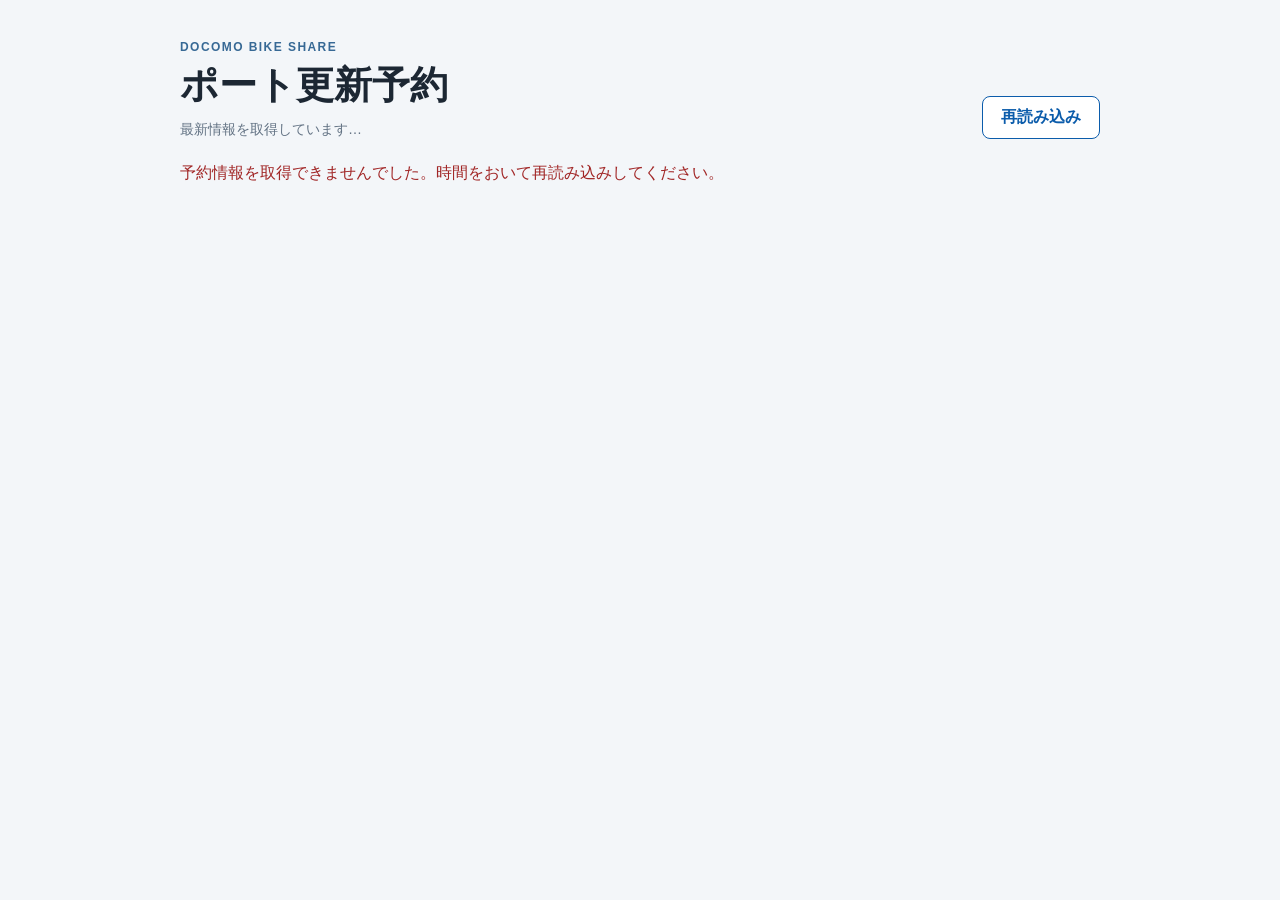
<file: booking-status/index.html>
<!doctype html>
<html lang="ja">
<head>
  <meta charset="utf-8">
  <meta name="viewport" content="width=device-width, initial-scale=1">
  <title>ポート更新予約</title>
  <link rel="stylesheet" href="style.css">
</head>
<body>
  <main>
    <header class="page-header">
      <div>
        <p class="eyebrow">DOCOMO BIKE SHARE</p>
        <h1>ポート更新予約</h1>
        <p id="updated-at" class="updated-at">最新情報を取得しています…</p>
      </div>
      <button id="refresh" type="button">再読み込み</button>
    </header>
    <div id="message" class="message" role="status" aria-live="polite"></div>
    <section id="ports" class="ports" aria-label="予約投稿のあるポート"></section>
  </main>
  <template id="port-template">
    <article class="port-card">
      <div class="port-heading">
        <h2></h2>
        <span class="health"></span>
      </div>
      <div class="bookings"></div>
    </article>
  </template>
  <script src="app.js"></script>
</body>
</html>
</file>
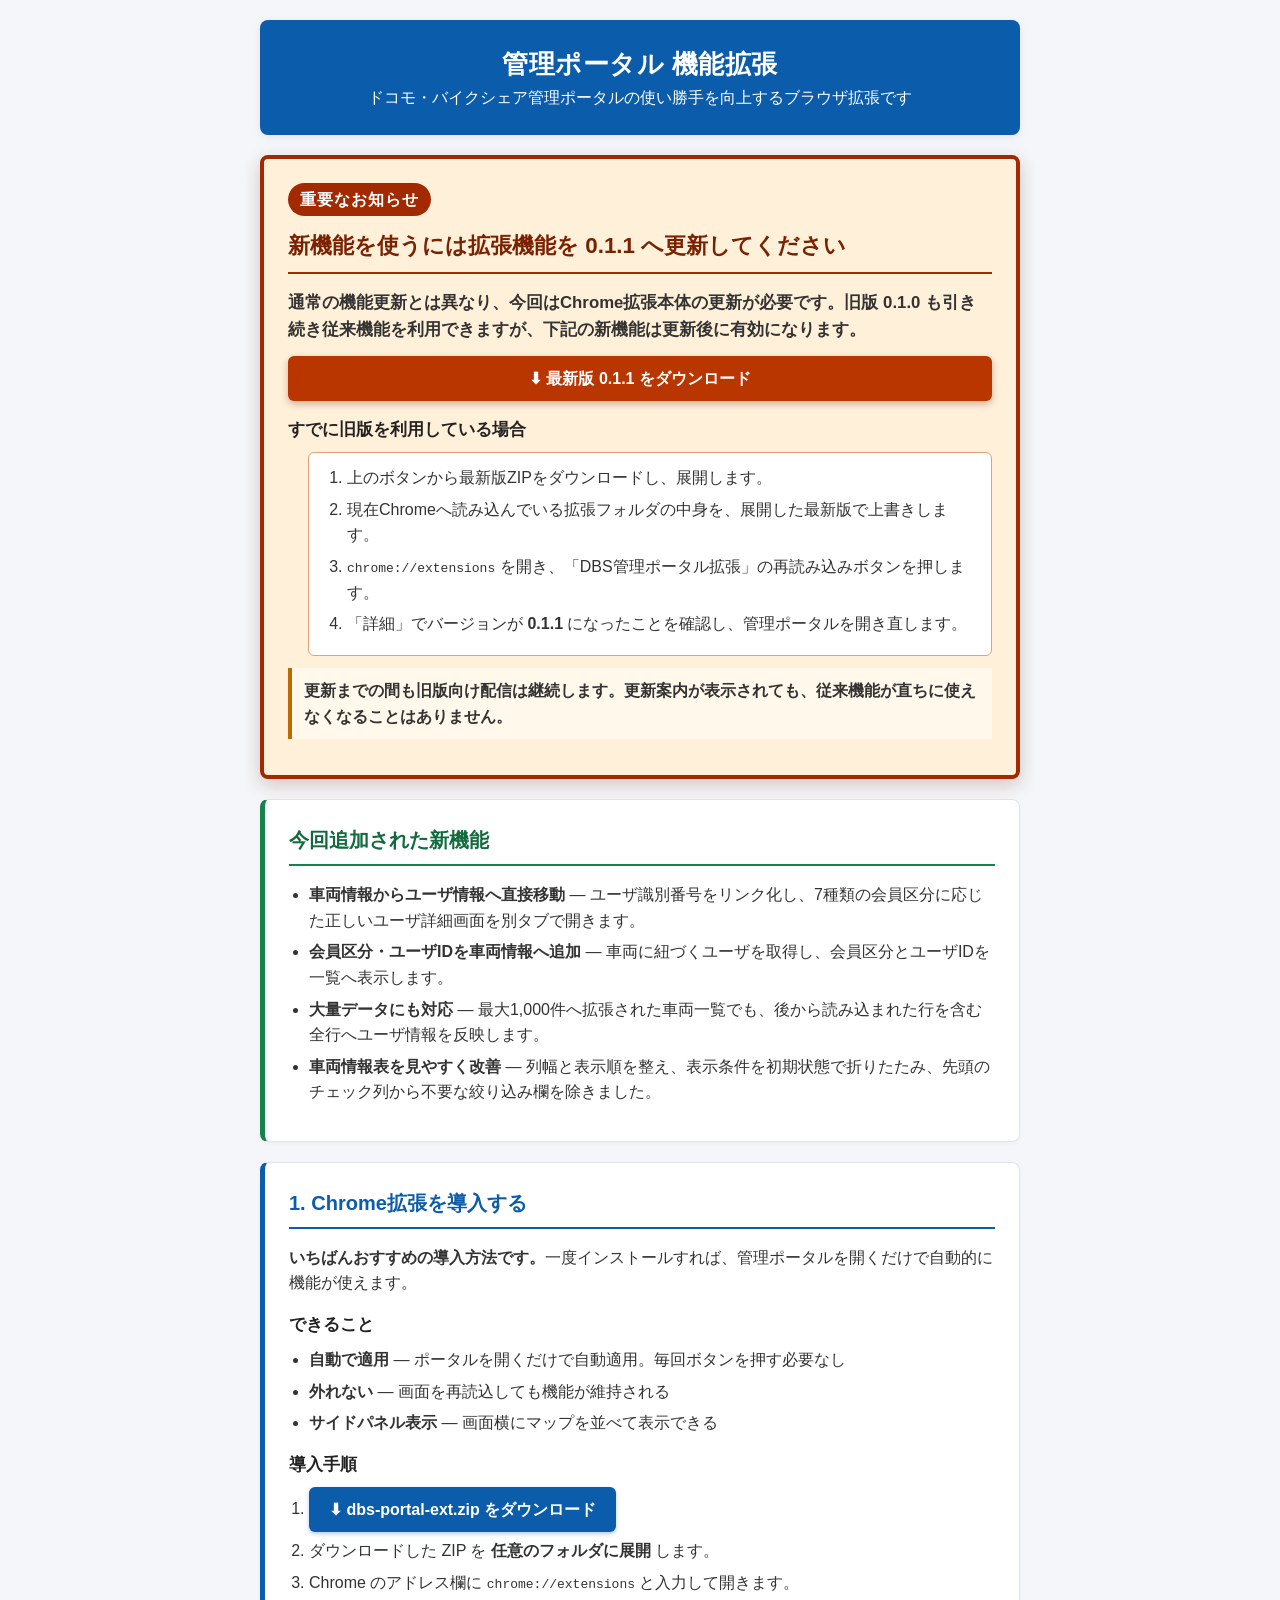
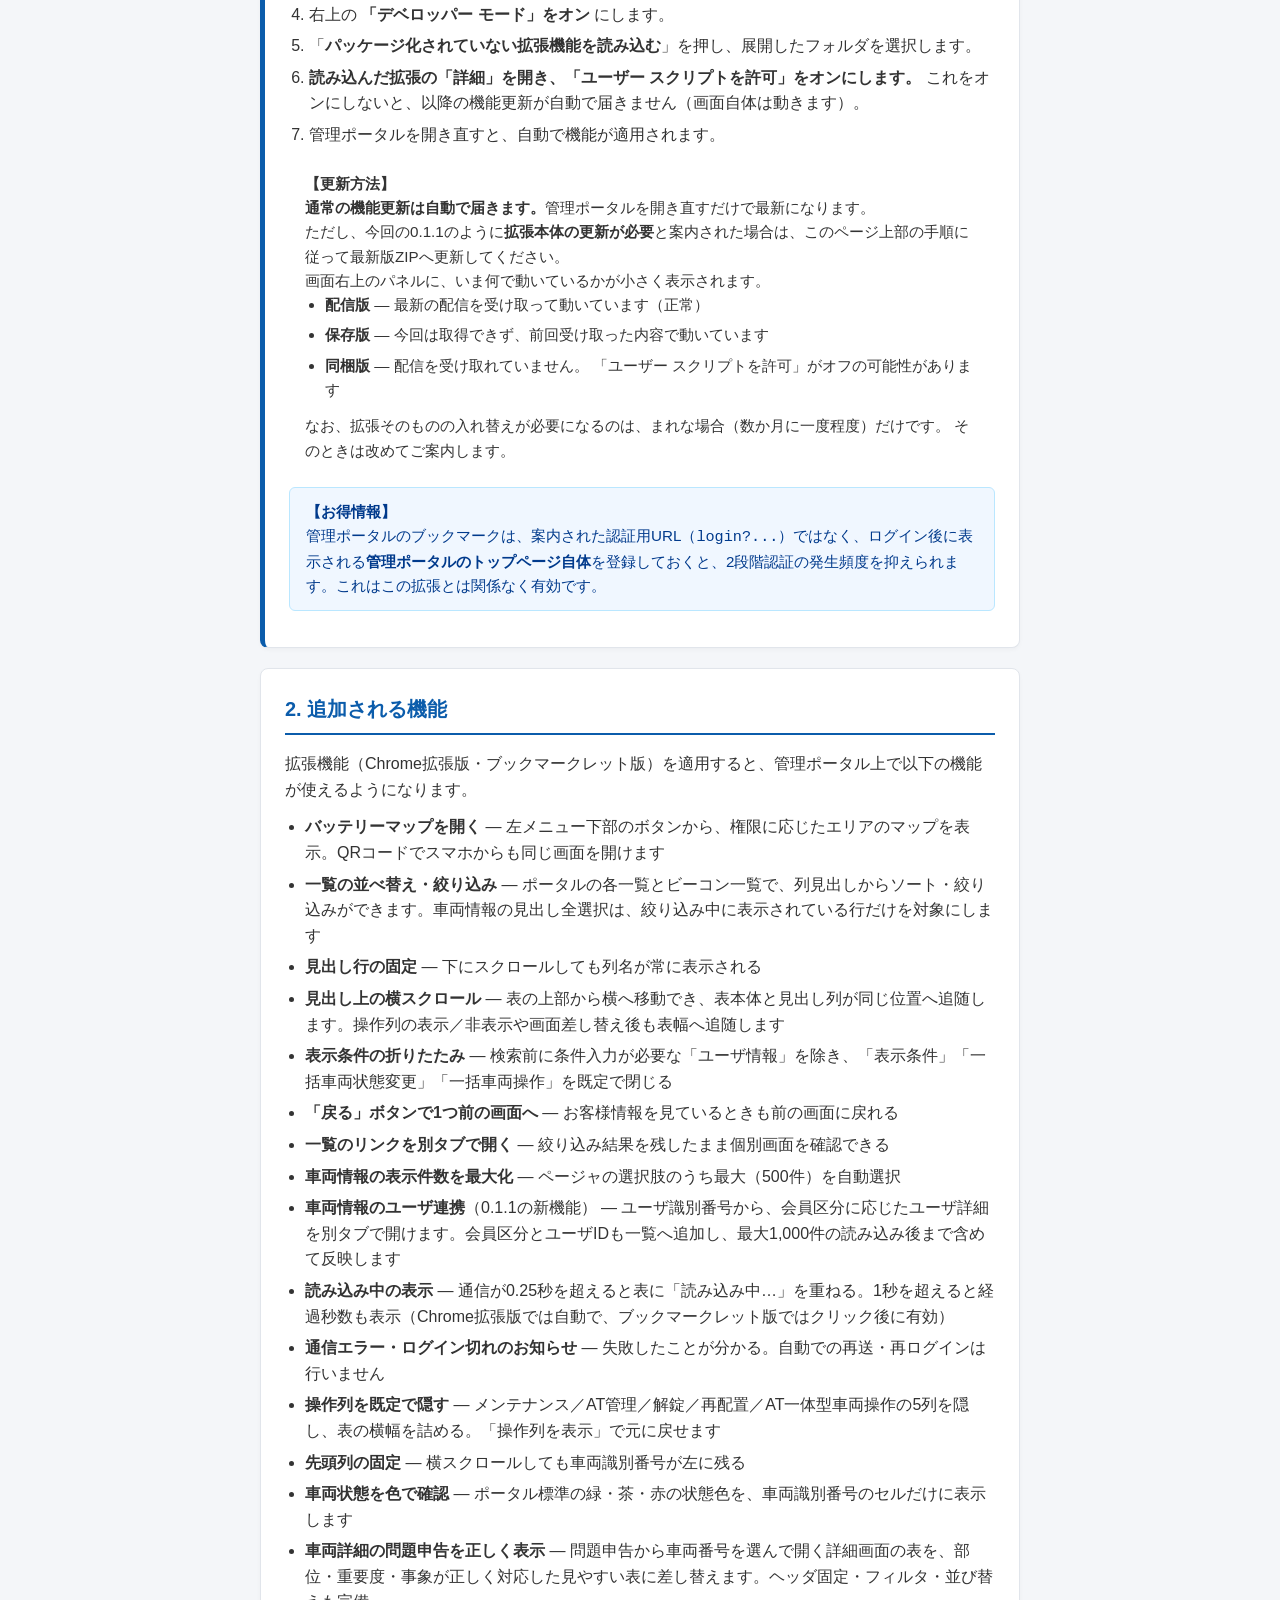
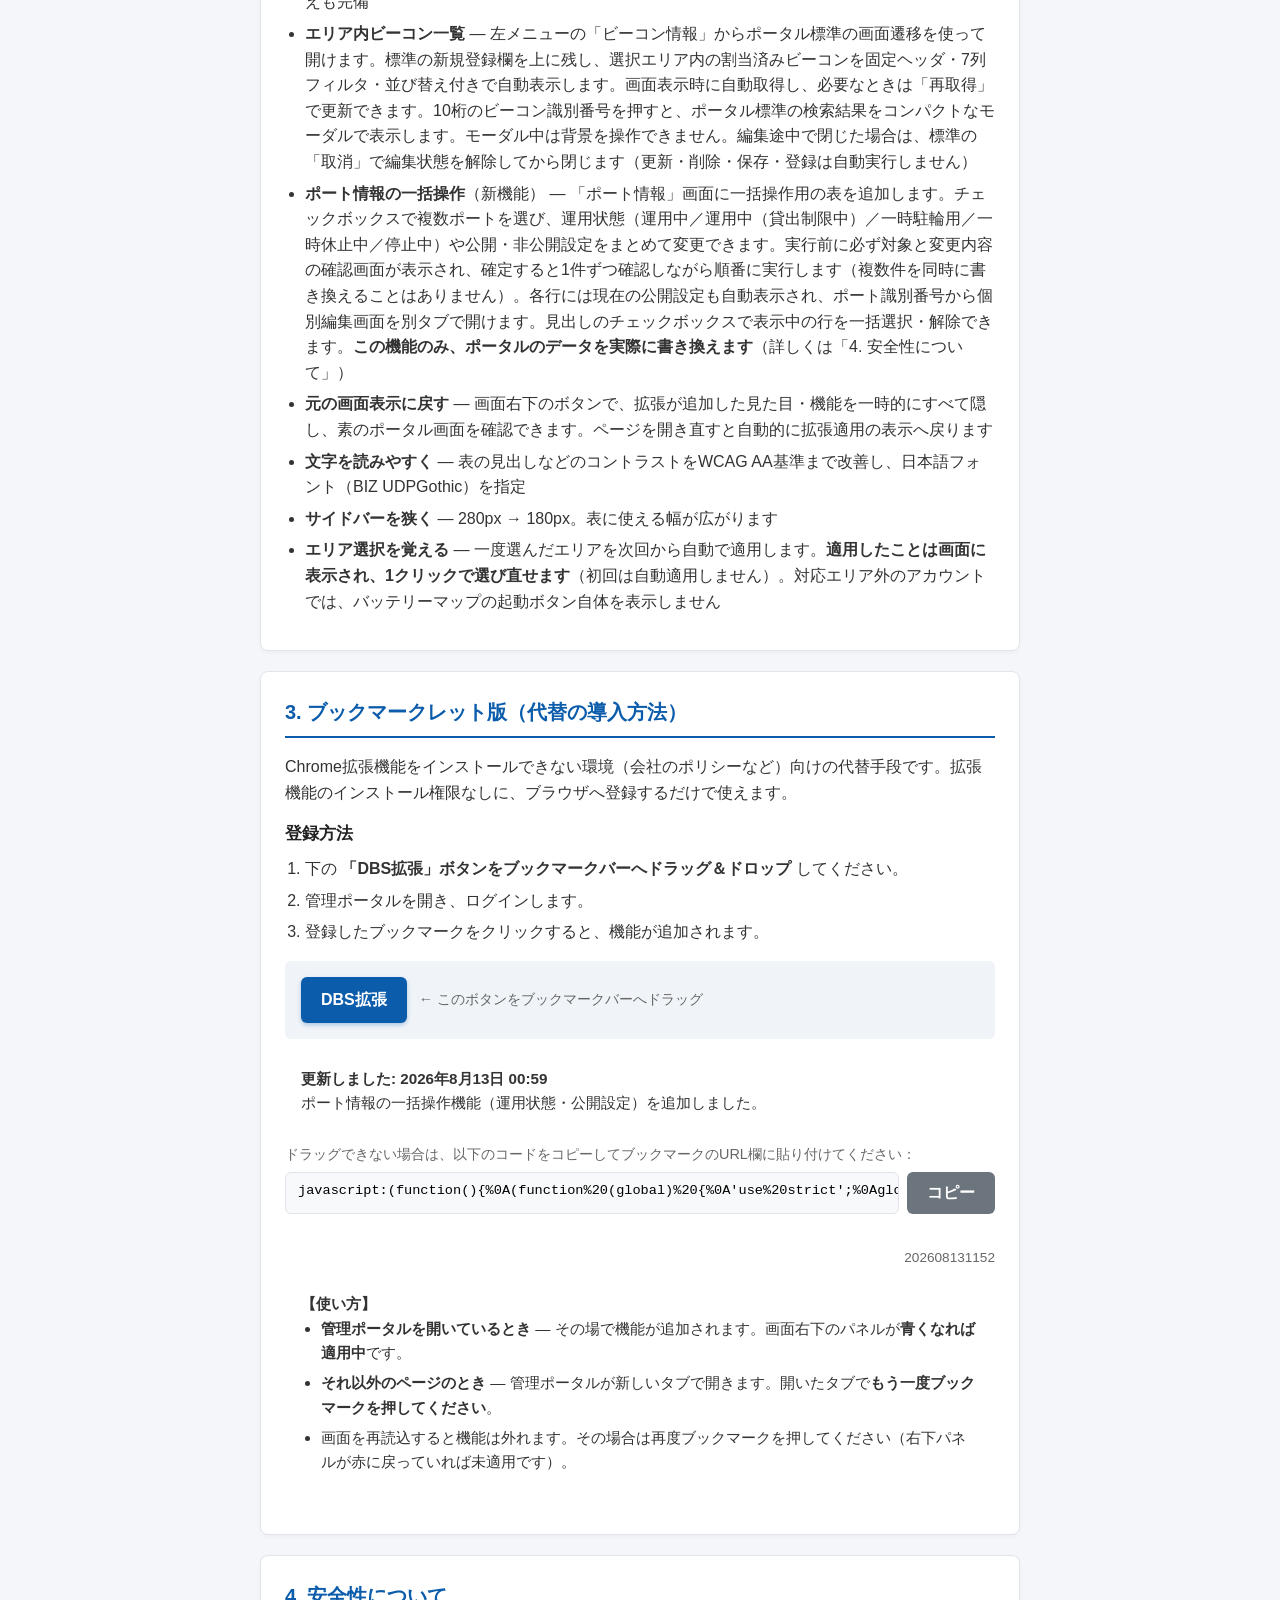
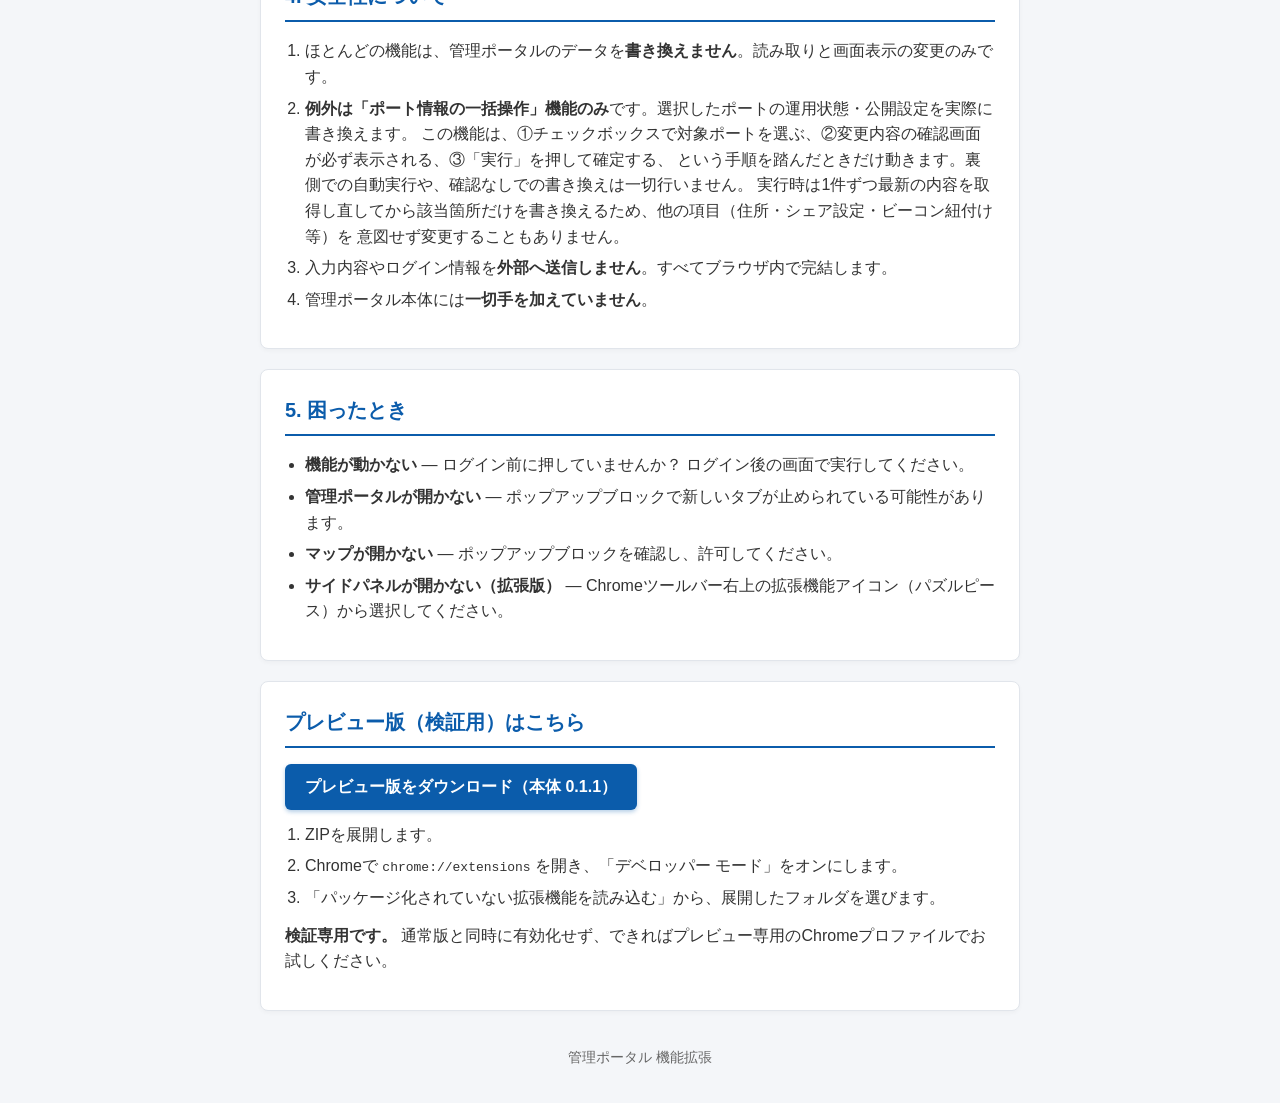
<file: ext/index.html>
<!DOCTYPE html>
<html lang="ja">
<head>
  <meta charset="utf-8">
  <meta name="viewport" content="width=device-width, initial-scale=1">
  <title>管理ポータル 機能拡張のご案内</title>
  <link rel="stylesheet" href="style.css">
  <script src="guide.js" defer></script>
</head>
<body>
  <div class="container">
    <header class="header">
      <h1>管理ポータル 機能拡張</h1>
      <p class="subtitle">ドコモ・バイクシェア管理ポータルの使い勝手を向上するブラウザ拡張です</p>
    </header>

    <main class="content">
      <section class="card critical-update" id="important-update" aria-labelledby="important-update-title">
        <p class="update-badge">重要なお知らせ</p>
        <h2 id="important-update-title">新機能を使うには拡張機能を 0.1.1 へ更新してください</h2>
        <p class="update-lead">通常の機能更新とは異なり、今回はChrome拡張本体の更新が必要です。旧版 0.1.0 も引き続き従来機能を利用できますが、下記の新機能は更新後に有効になります。</p>
        <p><a href="dbs-portal-ext.zip" class="btn btn-update">⬇ 最新版 0.1.1 をダウンロード</a></p>
        <h3>すでに旧版を利用している場合</h3>
        <ol class="update-steps">
          <li>上のボタンから最新版ZIPをダウンロードし、展開します。</li>
          <li>現在Chromeへ読み込んでいる拡張フォルダの中身を、展開した最新版で上書きします。</li>
          <li><code>chrome://extensions</code> を開き、「DBS管理ポータル拡張」の再読み込みボタンを押します。</li>
          <li>「詳細」でバージョンが <strong>0.1.1</strong> になったことを確認し、管理ポータルを開き直します。</li>
        </ol>
        <p class="update-note">更新までの間も旧版向け配信は継続します。更新案内が表示されても、従来機能が直ちに使えなくなることはありません。</p>
      </section>

      <section class="card new-features" id="new-features">
        <h2>今回追加された新機能</h2>
        <ul>
          <li><strong>車両情報からユーザ情報へ直接移動</strong> — ユーザ識別番号をリンク化し、7種類の会員区分に応じた正しいユーザ詳細画面を別タブで開きます。</li>
          <li><strong>会員区分・ユーザIDを車両情報へ追加</strong> — 車両に紐づくユーザを取得し、会員区分とユーザIDを一覧へ表示します。</li>
          <li><strong>大量データにも対応</strong> — 最大1,000件へ拡張された車両一覧でも、後から読み込まれた行を含む全行へユーザ情報を反映します。</li>
          <li><strong>車両情報表を見やすく改善</strong> — 列幅と表示順を整え、表示条件を初期状態で折りたたみ、先頭のチェック列から不要な絞り込み欄を除きました。</li>
        </ul>
      </section>

      <!-- ===== 1. 導入（Chrome拡張） ===== -->
      <section class="card highlight-card" id="extension-section">
        <h2>1. Chrome拡張を導入する</h2>
        <p><strong>いちばんおすすめの導入方法です。</strong>一度インストールすれば、管理ポータルを開くだけで自動的に機能が使えます。</p>

        <h3>できること</h3>
        <ul>
          <li><strong>自動で適用</strong> — ポータルを開くだけで自動適用。毎回ボタンを押す必要なし</li>
          <li><strong>外れない</strong> — 画面を再読込しても機能が維持される</li>
          <li><strong>サイドパネル表示</strong> — 画面横にマップを並べて表示できる</li>
        </ul>

        <h3>導入手順</h3>
        <ol>
          <li><a href="dbs-portal-ext.zip" class="btn btn-primary">⬇ dbs-portal-ext.zip をダウンロード</a></li>
          <li>ダウンロードした ZIP を <strong>任意のフォルダに展開</strong> します。</li>
          <li>Chrome のアドレス欄に <code>chrome://extensions</code> と入力して開きます。</li>
          <li>右上の <strong>「デベロッパー モード」をオン</strong> にします。</li>
          <li>「<strong>パッケージ化されていない拡張機能を読み込む</strong>」を押し、展開したフォルダを選択します。</li>
          <li><strong>読み込んだ拡張の「詳細」を開き、「ユーザー スクリプトを許可」をオンにします。</strong>
            これをオンにしないと、以降の機能更新が自動で届きません（画面自体は動きます）。</li>
          <li>管理ポータルを開き直すと、自動で機能が適用されます。</li>
        </ol>

        <div class="alert alert-info">
          <p><strong>【更新方法】</strong></p>
          <p><strong>通常の機能更新は自動で届きます。</strong>管理ポータルを開き直すだけで最新になります。</p>
          <p>ただし、今回の0.1.1のように<strong>拡張本体の更新が必要</strong>と案内された場合は、このページ上部の手順に従って最新版ZIPへ更新してください。</p>
          <p>画面右上のパネルに、いま何で動いているかが小さく表示されます。</p>
          <ul>
            <li><strong>配信版</strong> — 最新の配信を受け取って動いています（正常）</li>
            <li><strong>保存版</strong> — 今回は取得できず、前回受け取った内容で動いています</li>
            <li><strong>同梱版</strong> — 配信を受け取れていません。
              「ユーザー スクリプトを許可」がオフの可能性があります</li>
          </ul>
          <p>なお、拡張そのものの入れ替えが必要になるのは、まれな場合（数か月に一度程度）だけです。
            そのときは改めてご案内します。</p>
        </div>

        <div class="alert alert-notice">
          <p><strong>【お得情報】</strong></p>
          <p>管理ポータルのブックマークは、案内された認証用URL（<code>login?...</code>）ではなく、ログイン後に表示される<strong>管理ポータルのトップページ自体</strong>を登録しておくと、2段階認証の発生頻度を抑えられます。これはこの拡張とは関係なく有効です。</p>
        </div>
      </section>

      <!-- ===== 2. 追加される機能 ===== -->
      <section class="card">
        <h2>2. 追加される機能</h2>
        <p>拡張機能（Chrome拡張版・ブックマークレット版）を適用すると、管理ポータル上で以下の機能が使えるようになります。</p>
        <ul>
          <li><strong>バッテリーマップを開く</strong> — 左メニュー下部のボタンから、権限に応じたエリアのマップを表示。QRコードでスマホからも同じ画面を開けます</li>
          <li><strong>一覧の並べ替え・絞り込み</strong> — ポータルの各一覧とビーコン一覧で、列見出しからソート・絞り込みができます。車両情報の見出し全選択は、絞り込み中に表示されている行だけを対象にします</li>
          <li><strong>見出し行の固定</strong> — 下にスクロールしても列名が常に表示される</li>
          <li><strong>見出し上の横スクロール</strong> — 表の上部から横へ移動でき、表本体と見出し列が同じ位置へ追随します。操作列の表示／非表示や画面差し替え後も表幅へ追随します</li>
          <li><strong>表示条件の折りたたみ</strong> — 検索前に条件入力が必要な「ユーザ情報」を除き、「表示条件」「一括車両状態変更」「一括車両操作」を既定で閉じる</li>
          <li><strong>「戻る」ボタンで1つ前の画面へ</strong> — お客様情報を見ているときも前の画面に戻れる</li>
          <li><strong>一覧のリンクを別タブで開く</strong> — 絞り込み結果を残したまま個別画面を確認できる</li>
          <li><strong>車両情報の表示件数を最大化</strong> — ページャの選択肢のうち最大（500件）を自動選択</li>
          <li><strong>車両情報のユーザ連携</strong>（0.1.1の新機能） — ユーザ識別番号から、会員区分に応じたユーザ詳細を別タブで開けます。会員区分とユーザIDも一覧へ追加し、最大1,000件の読み込み後まで含めて反映します</li>
          <li><strong>読み込み中の表示</strong> — 通信が0.25秒を超えると表に「読み込み中…」を重ねる。1秒を超えると経過秒数も表示（Chrome拡張版では自動で、ブックマークレット版ではクリック後に有効）</li>
          <li><strong>通信エラー・ログイン切れのお知らせ</strong> — 失敗したことが分かる。自動での再送・再ログインは行いません</li>
          <li><strong>操作列を既定で隠す</strong> — メンテナンス／AT管理／解錠／再配置／AT一体型車両操作の5列を隠し、表の横幅を詰める。「操作列を表示」で元に戻せます</li>
          <li><strong>先頭列の固定</strong> — 横スクロールしても車両識別番号が左に残る</li>
          <li><strong>車両状態を色で確認</strong> — ポータル標準の緑・茶・赤の状態色を、車両識別番号のセルだけに表示します</li>
          <li><strong>車両詳細の問題申告を正しく表示</strong> — 問題申告から車両番号を選んで開く詳細画面の表を、部位・重要度・事象が正しく対応した見やすい表に差し替えます。ヘッダ固定・フィルタ・並び替えも完備</li>
          <li><strong>エリア内ビーコン一覧</strong> — 左メニューの「ビーコン情報」からポータル標準の画面遷移を使って開けます。標準の新規登録欄を上に残し、選択エリア内の割当済みビーコンを固定ヘッダ・7列フィルタ・並び替え付きで自動表示します。画面表示時に自動取得し、必要なときは「再取得」で更新できます。10桁のビーコン識別番号を押すと、ポータル標準の検索結果をコンパクトなモーダルで表示します。モーダル中は背景を操作できません。編集途中で閉じた場合は、標準の「取消」で編集状態を解除してから閉じます（更新・削除・保存・登録は自動実行しません）</li>
          <li><strong>ポート情報の一括操作</strong>（新機能） — 「ポート情報」画面に一括操作用の表を追加します。チェックボックスで複数ポートを選び、運用状態（運用中／運用中（貸出制限中）／一時駐輪用／一時休止中／停止中）や公開・非公開設定をまとめて変更できます。実行前に必ず対象と変更内容の確認画面が表示され、確定すると1件ずつ確認しながら順番に実行します（複数件を同時に書き換えることはありません）。各行には現在の公開設定も自動表示され、ポート識別番号から個別編集画面を別タブで開けます。見出しのチェックボックスで表示中の行を一括選択・解除できます。<strong>この機能のみ、ポータルのデータを実際に書き換えます</strong>（詳しくは「4. 安全性について」）</li>
          <li><strong>元の画面表示に戻す</strong> — 画面右下のボタンで、拡張が追加した見た目・機能を一時的にすべて隠し、素のポータル画面を確認できます。ページを開き直すと自動的に拡張適用の表示へ戻ります</li>
          <li><strong>文字を読みやすく</strong> — 表の見出しなどのコントラストをWCAG AA基準まで改善し、日本語フォント（BIZ UDPGothic）を指定</li>
          <li><strong>サイドバーを狭く</strong> — 280px → 180px。表に使える幅が広がります</li>
          <li><strong>エリア選択を覚える</strong> — 一度選んだエリアを次回から自動で適用します。<strong>適用したことは画面に表示され、1クリックで選び直せます</strong>（初回は自動適用しません）。対応エリア外のアカウントでは、バッテリーマップの起動ボタン自体を表示しません</li>
        </ul>
      </section>

      <!-- ===== 3. ブックマークレット版（代替の導入方法） ===== -->
      <section class="card" id="bookmarklet-section">
        <h2>3. ブックマークレット版（代替の導入方法）</h2>
        <p>Chrome拡張機能をインストールできない環境（会社のポリシーなど）向けの代替手段です。拡張機能のインストール権限なしに、ブラウザへ登録するだけで使えます。</p>

        <div id="bookmarklet-status-container">
          <h3>登録方法</h3>
          <ol>
            <li>下の <strong>「DBS拡張」ボタンをブックマークバーへドラッグ＆ドロップ</strong> してください。</li>
            <li>管理ポータルを開き、ログインします。</li>
            <li>登録したブックマークをクリックすると、機能が追加されます。</li>
          </ol>

          <div class="bookmarklet-drag-area">
            <a id="bookmarklet-link" href="#" class="btn btn-primary btn-drag">DBS拡張</a>
            <span class="drag-help">← このボタンをブックマークバーへドラッグ</span>
          </div>


        <div class="alert alert-success" id="update-notice">
          <p><strong>更新しました: 2026年8月13日 00:59</strong></p>
          <p>ポート情報の一括操作機能（運用状態・公開設定）を追加しました。</p>
        </div>
<div class="bookmarklet-copy-area">
            <label for="bookmarklet-text">ドラッグできない場合は、以下のコードをコピーしてブックマークのURL欄に貼り付けてください：</label>
            <div class="input-group">
              <textarea id="bookmarklet-text" readonly placeholder="読み込み中..."></textarea>
              <button type="button" id="btn-copy-bookmarklet" class="btn btn-secondary">コピー</button>
            </div>
            <span id="copy-message" class="copy-message" aria-live="polite"></span>
          </div>

          <div id="version-info" class="version-info">
            <span id="bookmarklet-version">読み込み中...</span>
          </div>
        </div>

        <div class="alert alert-info">
          <p><strong>【使い方】</strong></p>
          <ul>
            <li><strong>管理ポータルを開いているとき</strong> — その場で機能が追加されます。画面右下のパネルが<strong>青くなれば適用中</strong>です。</li>
            <li><strong>それ以外のページのとき</strong> — 管理ポータルが新しいタブで開きます。開いたタブで<strong>もう一度ブックマークを押してください</strong>。</li>
            <li>画面を再読込すると機能は外れます。その場合は再度ブックマークを押してください（右下パネルが赤に戻っていれば未適用です）。</li>
          </ul>
        </div>
      </section>

      <!-- ===== 4. 安全性について ===== -->
      <section class="card security-card">
        <h2>4. 安全性について</h2>
        <ul>
          <li>ほとんどの機能は、管理ポータルのデータを<strong>書き換えません</strong>。読み取りと画面表示の変更のみです。</li>
          <li><strong>例外は「ポート情報の一括操作」機能のみ</strong>です。選択したポートの運用状態・公開設定を実際に書き換えます。
            この機能は、①チェックボックスで対象ポートを選ぶ、②変更内容の確認画面が必ず表示される、③「実行」を押して確定する、
            という手順を踏んだときだけ動きます。裏側での自動実行や、確認なしでの書き換えは一切行いません。
            実行時は1件ずつ最新の内容を取得し直してから該当箇所だけを書き換えるため、他の項目（住所・シェア設定・ビーコン紐付け等）を
            意図せず変更することもありません。</li>
          <li>入力内容やログイン情報を<strong>外部へ送信しません</strong>。すべてブラウザ内で完結します。</li>
          <li>管理ポータル本体には<strong>一切手を加えていません</strong>。</li>
        </ul>
      </section>

      <!-- ===== 5. 困ったとき ===== -->
      <section class="card">
        <h2>5. 困ったとき</h2>
        <ul>
          <li><strong>機能が動かない</strong> — ログイン前に押していませんか？ ログイン後の画面で実行してください。</li>
          <li><strong>管理ポータルが開かない</strong> — ポップアップブロックで新しいタブが止められている可能性があります。</li>
          <li><strong>マップが開かない</strong> — ポップアップブロックを確認し、許可してください。</li>
          <li><strong>サイドパネルが開かない（拡張版）</strong> — Chromeツールバー右上の拡張機能アイコン（パズルピース）から選択してください。</li>
        </ul>
      </section>

      <section class="card" id="preview-extension">
        <h2>プレビュー版（検証用）はこちら</h2>
        <p><a class="btn btn-primary" href="preview/dbs-portal-ext-preview-202608131710.zip">プレビュー版をダウンロード（本体 0.1.1）</a></p>
        <ol>
          <li>ZIPを展開します。</li>
          <li>Chromeで <code>chrome://extensions</code> を開き、「デベロッパー モード」をオンにします。</li>
          <li>「パッケージ化されていない拡張機能を読み込む」から、展開したフォルダを選びます。</li>
        </ol>
        <p><strong>検証専用です。</strong> 通常版と同時に有効化せず、できればプレビュー専用のChromeプロファイルでお試しください。</p>
      </section>
    </main>

    <footer class="footer">
      <p>管理ポータル 機能拡張</p>
    </footer>
  </div>
</body>
</html>
</file>
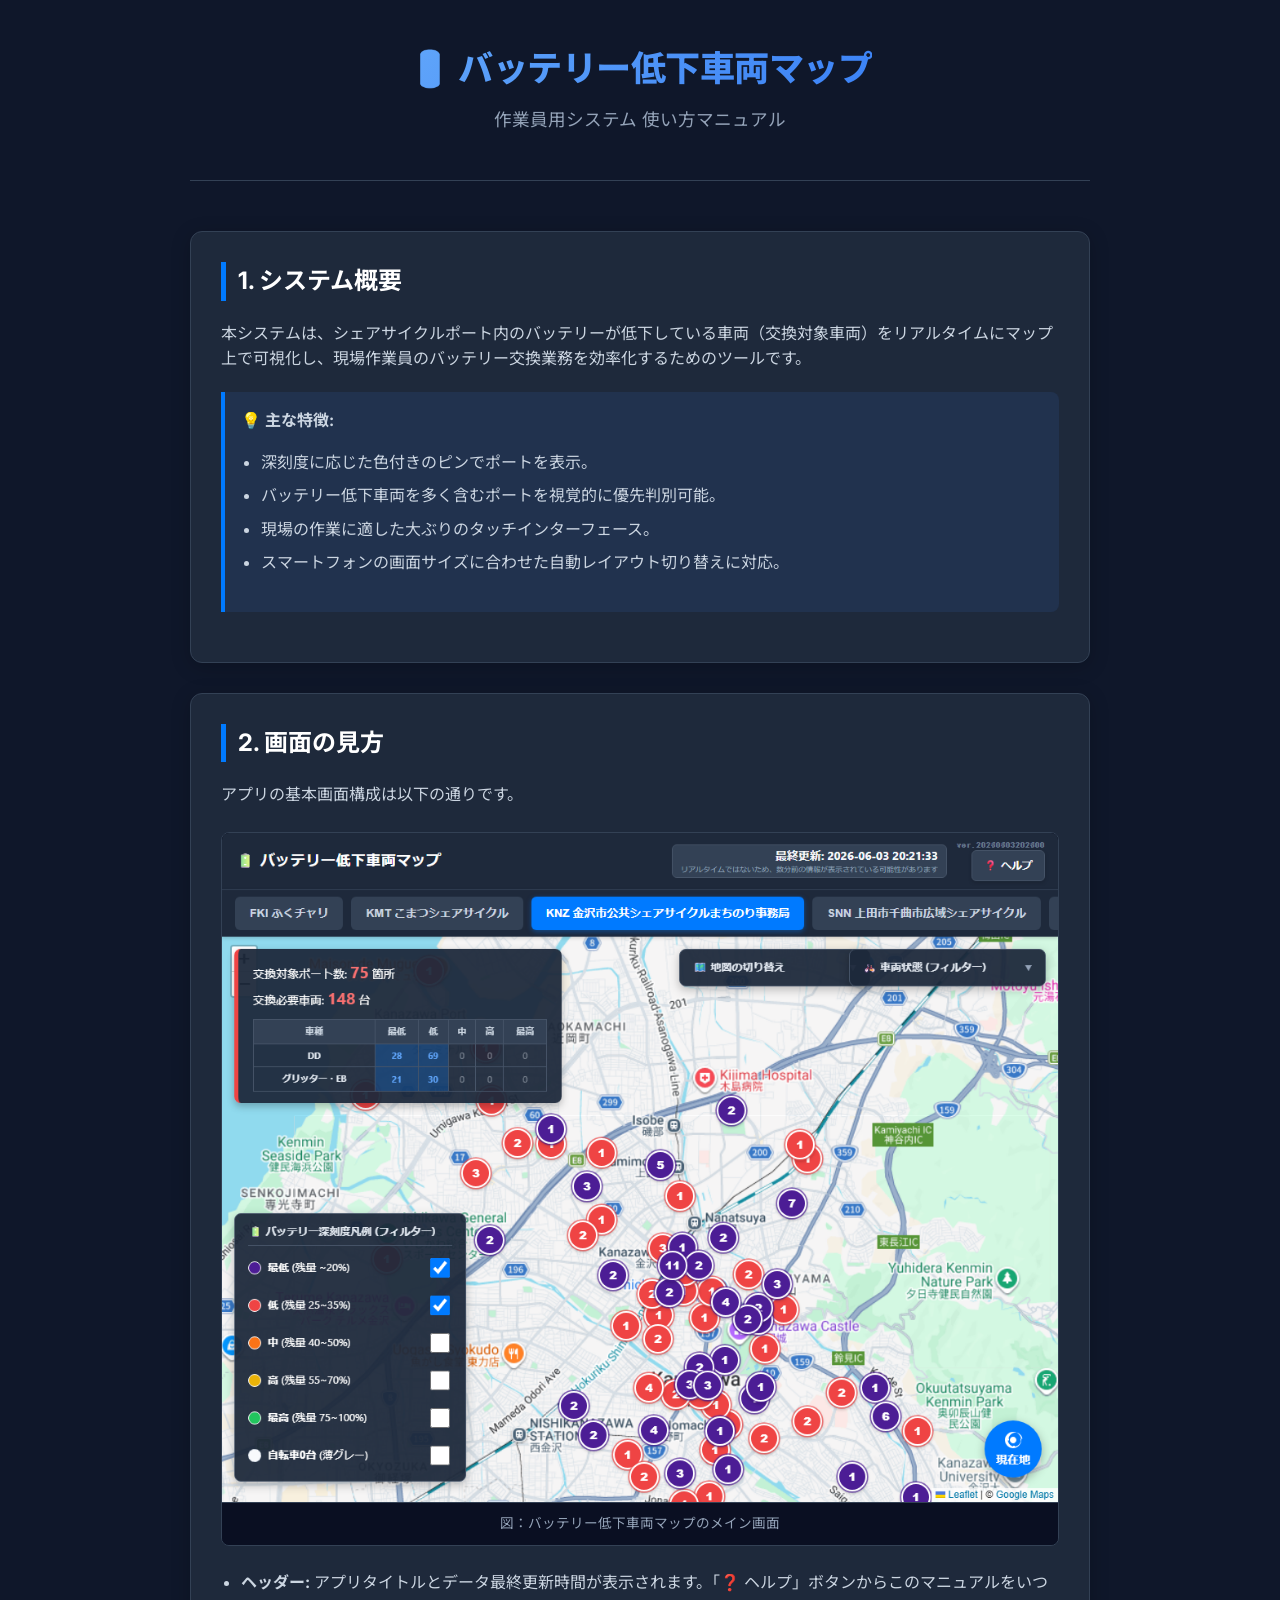
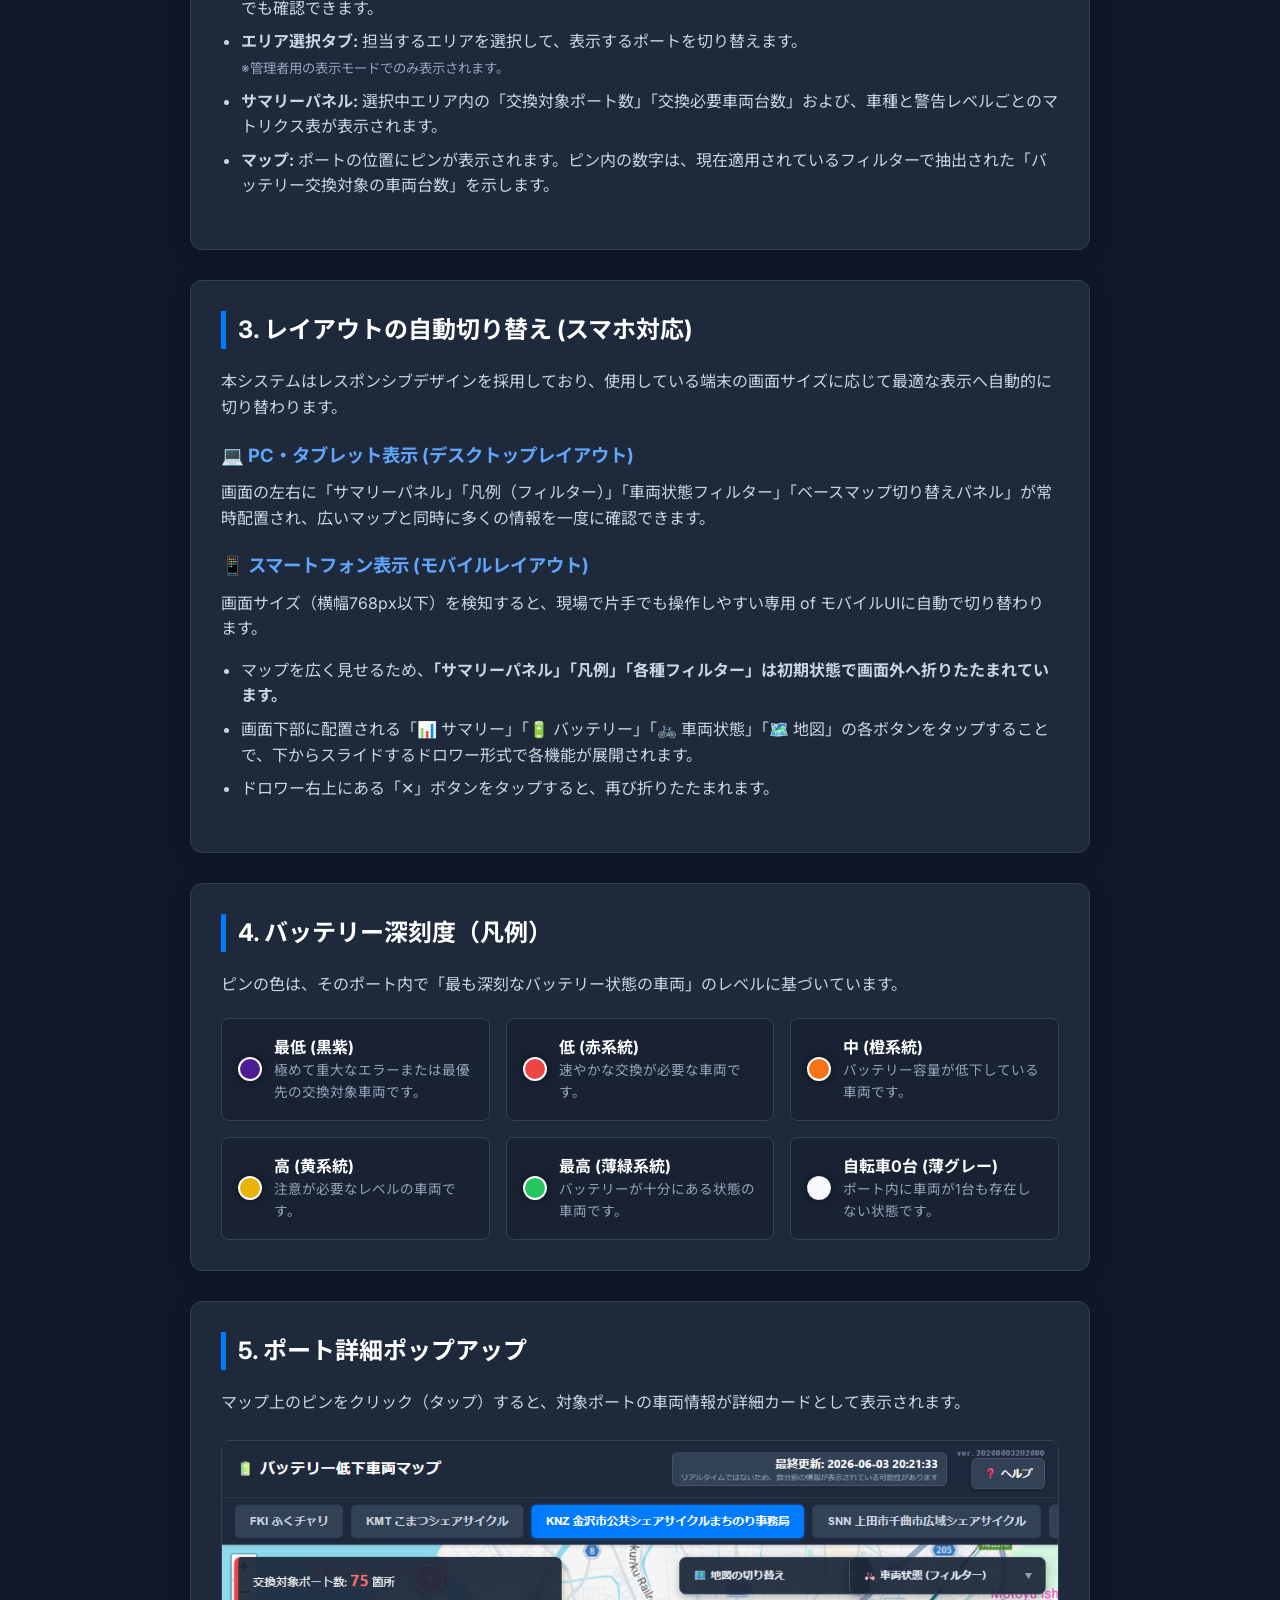
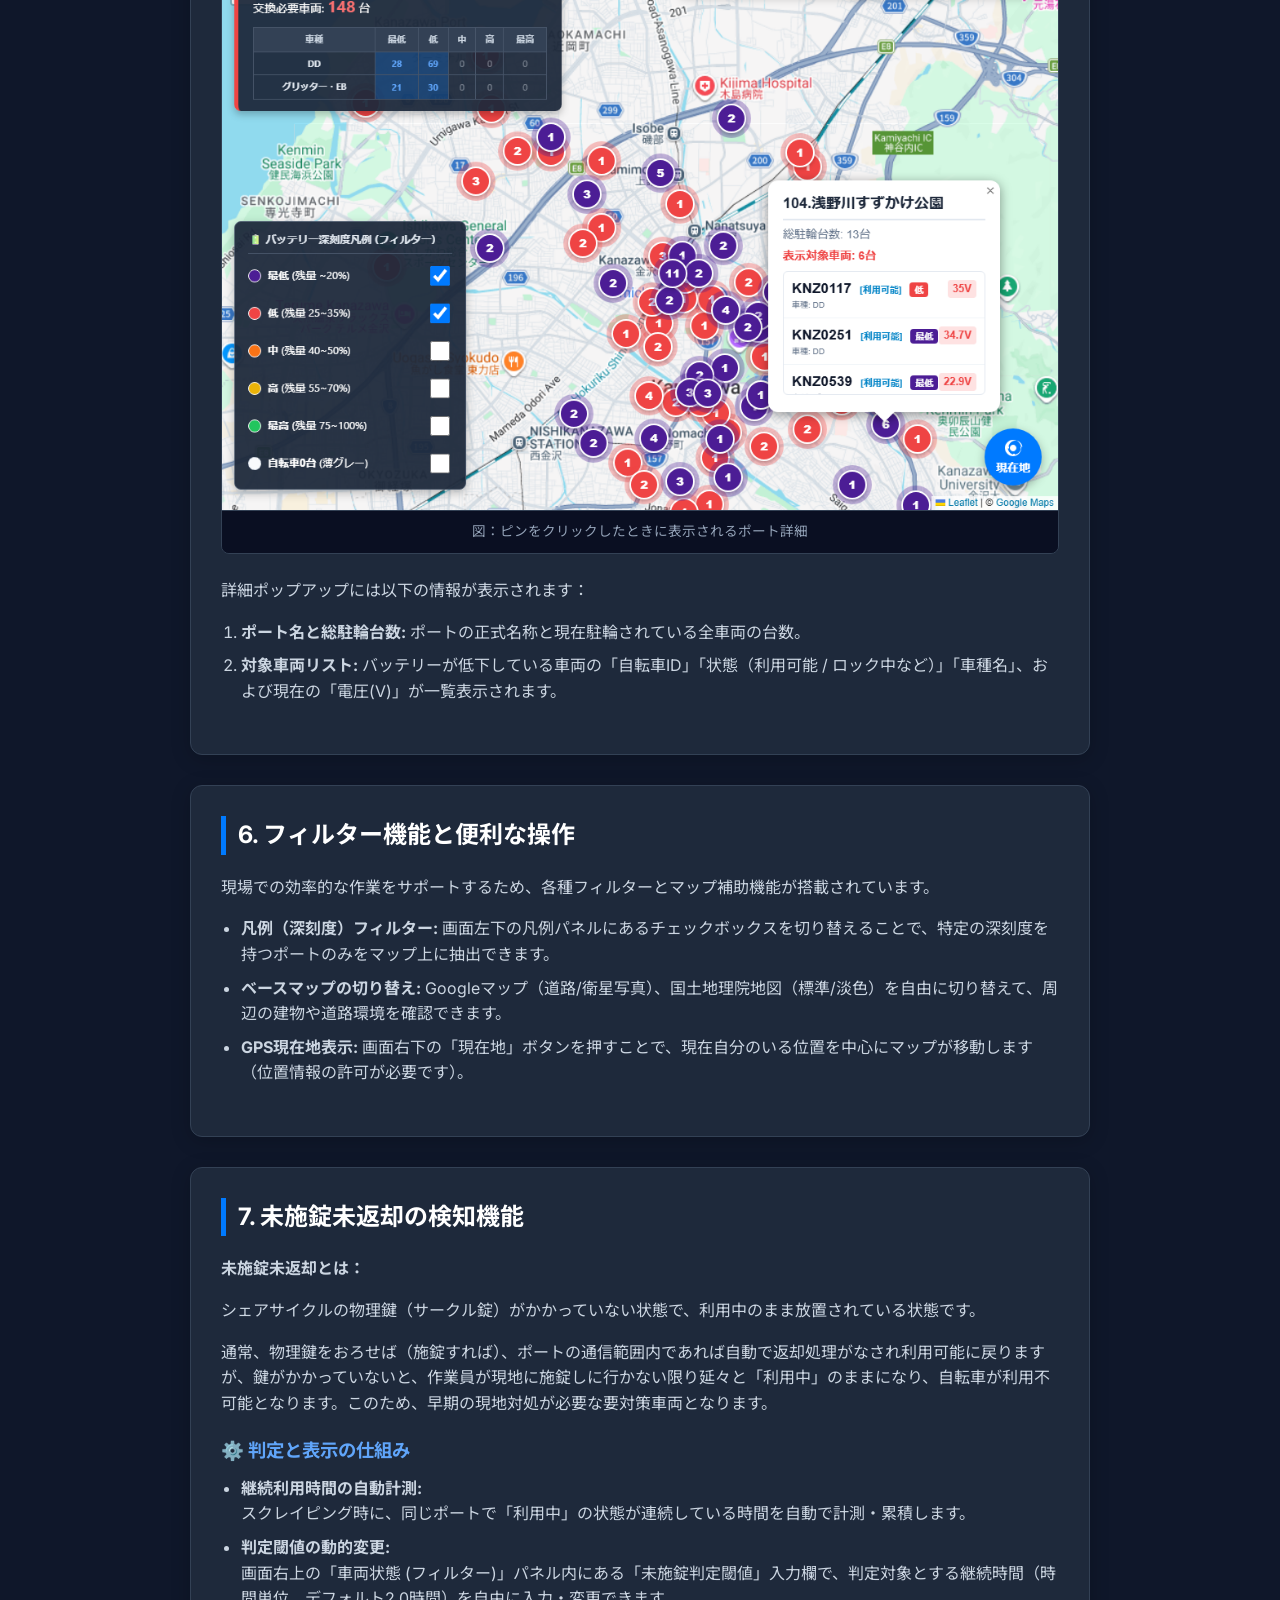
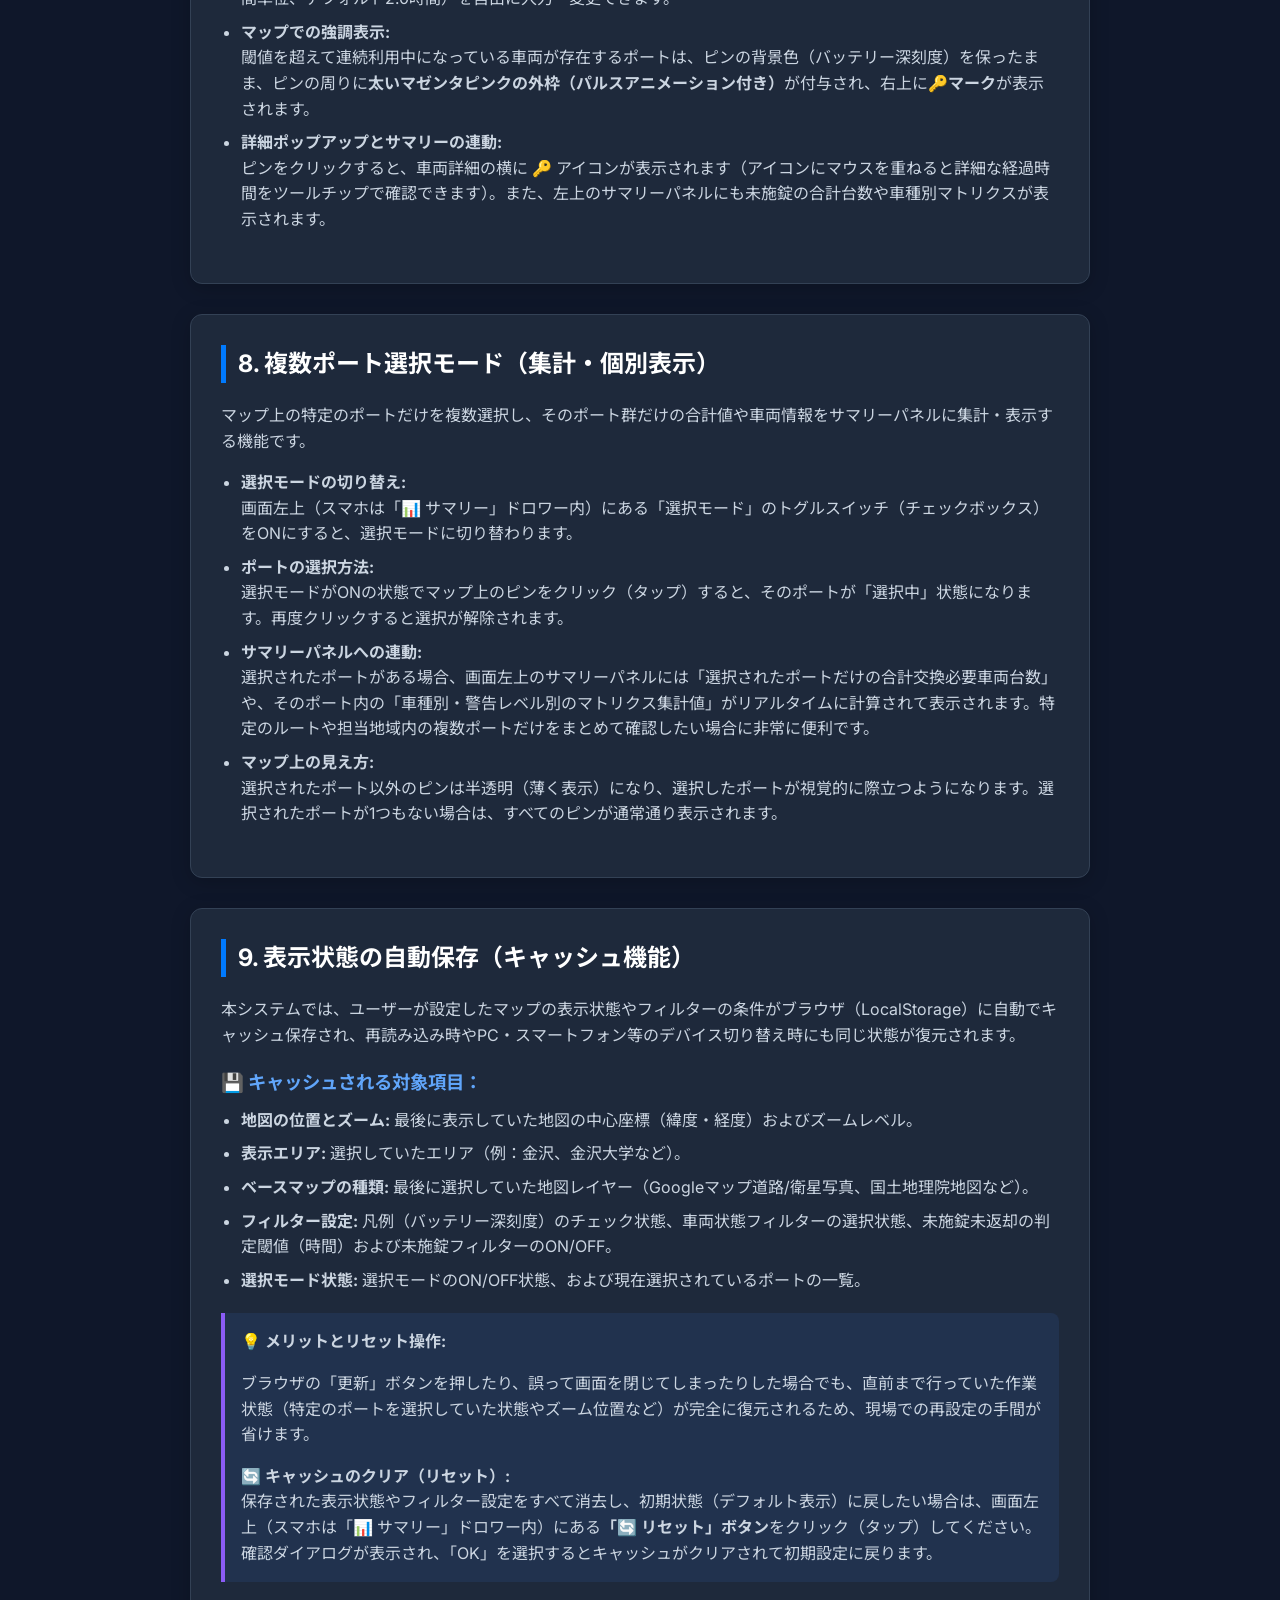
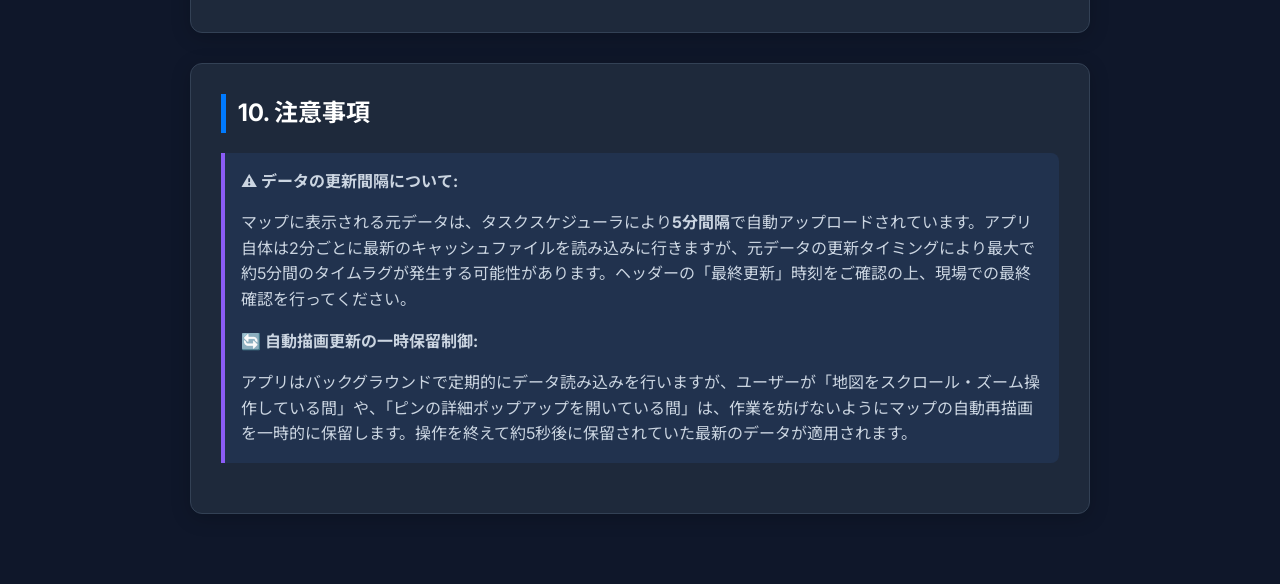
<file: docs/manual.html>
<!DOCTYPE html>
<html lang="ja">
<head>
    <meta charset="UTF-8">
    <meta name="viewport" content="width=device-width, initial-scale=1.0">
    <title>バッテリー低下車両マップ - 使い方マニュアル</title>
    <link rel="preconnect" href="https://fonts.googleapis.com">
    <link rel="preconnect" href="https://fonts.gstatic.com" crossorigin>
    <link href="https://fonts.googleapis.com/css2?family=Inter:wght@400;600;700;800&family=Noto+Sans+JP:wght@400;500;700&display=swap" rel="stylesheet">
    <style>
        :root {
            --primary: #007aff;
            --bg-dark: #0f172a;
            --bg-card: #1e293b;
            --border-color: #334155;
            --text-main: #f8fafc;
            --text-muted: #94a3b8;
            --accent-red: #ef4444;
            --accent-purple: #8b5cf6;
        }

        * {
            box-sizing: border-box;
            margin: 0;
            padding: 0;
        }

        body {
            font-family: 'Inter', 'Noto Sans JP', -apple-system, BlinkMacSystemFont, sans-serif;
            background-color: var(--bg-dark);
            color: var(--text-main);
            line-height: 1.6;
            padding: 40px 20px;
        }

        .container {
            max-width: 900px;
            margin: 0 auto;
        }

        header {
            text-align: center;
            margin-bottom: 50px;
            border-bottom: 1px solid var(--border-color);
            padding-bottom: 30px;
        }

        header h1 {
            font-size: 2.2rem;
            font-weight: 800;
            letter-spacing: -0.5px;
            margin-bottom: 10px;
            background: linear-gradient(135deg, #60a5fa, #3b82f6);
            -webkit-background-clip: text;
            -webkit-text-fill-color: transparent;
            display: inline-block;
        }

        header p {
            color: var(--text-muted);
            font-size: 1.1rem;
        }

        section {
            background-color: var(--bg-card);
            border-radius: 12px;
            padding: 30px;
            margin-bottom: 30px;
            border: 1px solid var(--border-color);
            box-shadow: 0 4px 20px rgba(0, 0, 0, 0.2);
        }

        section h2 {
            font-size: 1.5rem;
            font-weight: 700;
            border-left: 5px solid var(--primary);
            padding-left: 12px;
            margin-bottom: 20px;
            color: #ffffff;
        }

        h3 {
            font-size: 1.15rem;
            margin: 20px 0 10px 0;
            color: #60a5fa;
        }

        p {
            margin-bottom: 16px;
            font-size: 1rem;
            color: #cbd5e1;
        }

        ul, ol {
            margin-left: 20px;
            margin-bottom: 20px;
            color: #cbd5e1;
        }

        li {
            margin-bottom: 8px;
        }

        .app-image-container {
            text-align: center;
            margin: 24px 0;
            border-radius: 8px;
            overflow: hidden;
            border: 1px solid var(--border-color);
            background-color: #020617;
        }

        .app-image {
            max-width: 100%;
            height: auto;
            display: block;
            margin: 0 auto;
        }

        .image-caption {
            font-size: 0.85rem;
            color: var(--text-muted);
            padding: 10px;
            background-color: rgba(15, 23, 42, 0.6);
            border-top: 1px solid var(--border-color);
        }

        .grid-legend {
            display: grid;
            grid-template-columns: repeat(auto-fit, minmax(240px, 1fr));
            gap: 16px;
            margin-top: 20px;
        }

        .legend-card {
            background-color: rgba(15, 23, 42, 0.4);
            border: 1px solid var(--border-color);
            border-radius: 8px;
            padding: 16px;
            display: flex;
            align-items: center;
            gap: 12px;
        }

        .color-indicator {
            width: 24px;
            height: 24px;
            border-radius: 50%;
            border: 2px solid #ffffff;
            flex-shrink: 0;
            box-shadow: 0 0 8px rgba(0, 0, 0, 0.5);
        }

        .legend-info h4 {
            font-weight: 700;
            font-size: 1rem;
            color: #ffffff;
        }

        .legend-info p {
            margin: 0;
            font-size: 0.85rem;
            color: var(--text-muted);
        }

        .highlight-box {
            background-color: rgba(59, 130, 246, 0.1);
            border-left: 4px solid var(--primary);
            padding: 16px;
            border-radius: 0 8px 8px 0;
            margin: 20px 0;
        }

        .highlight-box p:last-child {
            margin-bottom: 0;
        }

        .badge {
            display: inline-block;
            padding: 2px 6px;
            font-size: 0.75rem;
            font-weight: bold;
            border-radius: 4px;
            color: #ffffff;
        }

        .table-params {
            width: 100%;
            border-collapse: collapse;
            margin: 20px 0;
            font-size: 0.95rem;
        }

        .table-params th, .table-params td {
            border: 1px solid var(--border-color);
            padding: 12px;
            text-align: left;
        }

        .table-params th {
            background-color: rgba(15, 23, 42, 0.6);
            color: #ffffff;
            font-weight: bold;
        }

        .table-params td strong {
            color: #60a5fa;
        }

        /* 管理者用パラメータ説明は初期状態で非表示 */
        #url-params {
            display: none;
        }

        @media (max-width: 768px) {
            body {
                padding: 20px 10px;
            }

            header {
                margin-bottom: 30px;
            }

            header h1 {
                font-size: 1.8rem;
            }

            section {
                padding: 20px;
            }
        }
    </style>
</head>
<body>
    <div class="container">
        <header>
            <h1>🔋 バッテリー低下車両マップ</h1>
            <p>作業員用システム 使い方マニュアル</p>
        </header>

        <section id="introduction">
            <h2>1. システム概要</h2>
            <p>本システムは、シェアサイクルポート内のバッテリーが低下している車両（交換対象車両）をリアルタイムにマップ上で可視化し、現場作業員のバッテリー交換業務を効率化するためのツールです。</p>
            <div class="highlight-box">
                <p><strong>💡 主な特徴:</strong></p>
                <ul>
                    <li>深刻度に応じた色付きのピンでポートを表示。</li>
                    <li>バッテリー低下車両を多く含むポートを視覚的に優先判別可能。</li>
                    <li>現場の作業に適した大ぶりのタッチインターフェース。</li>
                    <li>スマートフォンの画面サイズに合わせた自動レイアウト切り替えに対応。</li>
                </ul>
            </div>
        </section>

        <section id="screen-view">
            <h2>2. 画面の見方</h2>
            <p>アプリの基本画面構成は以下の通りです。</p>
            <div class="app-image-container">
                <img src="images/manual_app_screen.png" alt="メイン画面キャプチャ" class="app-image">
                <div class="image-caption">図：バッテリー低下車両マップのメイン画面</div>
            </div>
            <ul>
                <li><strong>ヘッダー:</strong> アプリタイトルとデータ最終更新時間が表示されます。「❓ ヘルプ」ボタンからこのマニュアルをいつでも確認できます。</li>
                <li><strong>エリア選択タブ:</strong> 担当するエリアを選択して、表示するポートを切り替えます。
                    <br><small style="color: var(--text-muted);">※管理者用の表示モードでのみ表示されます。</small>
                </li>
                <li><strong>サマリーパネル:</strong> 選択中エリア内の「交換対象ポート数」「交換必要車両台数」および、車種と警告レベルごとのマトリクス表が表示されます。</li>
                <li><strong>マップ:</strong> ポートの位置にピンが表示されます。ピン内の数字は、現在適用されているフィルターで抽出された「バッテリー交換対象の車両台数」を示します。</li>
            </ul>
        </section>

        <section id="layout-types">
            <h2>3. レイアウトの自動切り替え (スマホ対応)</h2>
            <p>本システムはレスポンシブデザインを採用しており、使用している端末の画面サイズに応じて最適な表示へ自動的に切り替わります。</p>
            
            <h3>💻 PC・タブレット表示 (デスクトップレイアウト)</h3>
            <p>画面の左右に「サマリーパネル」「凡例（フィルター）」「車両状態フィルター」「ベースマップ切り替えパネル」が常時配置され、広いマップと同時に多くの情報を一度に確認できます。</p>

            <h3>📱 スマートフォン表示 (モバイルレイアウト)</h3>
            <p>画面サイズ（横幅768px以下）を検知すると、現場で片手でも操作しやすい専用 of モバイルUIに自動で切り替わります。</p>
            <ul>
                <li>マップを広く見せるため、<strong>「サマリーパネル」「凡例」「各種フィルター」は初期状態で画面外へ折りたたまれています。</strong></li>
                <li>画面下部に配置される「📊 サマリー」「🔋 バッテリー」「🚲 車両状態」「🗺️ 地図」の各ボタンをタップすることで、下からスライドするドロワー形式で各機能が展開されます。</li>
                <li>ドロワー右上にある「✕」ボタンをタップすると、再び折りたたまれます。</li>
            </ul>
        </section>

        <section id="battery-levels">
            <h2>4. バッテリー深刻度（凡例）</h2>
            <p>ピンの色は、そのポート内で「最も深刻なバッテリー状態の車両」のレベルに基づいています。</p>
            <div class="grid-legend">
                <div class="legend-card">
                    <div class="color-indicator" style="background-color: #4c1d95;"></div>
                    <div class="legend-info">
                        <h4>最低 (黒紫)</h4>
                        <p>極めて重大なエラーまたは最優先の交換対象車両です。</p>
                    </div>
                </div>
                <div class="legend-card">
                    <div class="color-indicator" style="background-color: #ef4444;"></div>
                    <div class="legend-info">
                        <h4>低 (赤系統)</h4>
                        <p>速やかな交換が必要な車両です。</p>
                    </div>
                </div>
                <div class="legend-card">
                    <div class="color-indicator" style="background-color: #f97316;"></div>
                    <div class="legend-info">
                        <h4>中 (橙系統)</h4>
                        <p>バッテリー容量が低下している車両です。</p>
                    </div>
                </div>
                <div class="legend-card">
                    <div class="color-indicator" style="background-color: #eab308;"></div>
                    <div class="legend-info">
                        <h4>高 (黄系統)</h4>
                        <p>注意が必要なレベルの車両です。</p>
                    </div>
                </div>
                <div class="legend-card">
                    <div class="color-indicator" style="background-color: #22c55e;"></div>
                    <div class="legend-info">
                        <h4>最高 (薄緑系統)</h4>
                        <p>バッテリーが十分にある状態の車両です。</p>
                    </div>
                </div>
                <div class="legend-card">
                    <div class="color-indicator" style="background-color: #f8fafc; border: 1.5px dashed #cbd5e1;"></div>
                    <div class="legend-info">
                        <h4>自転車0台 (薄グレー)</h4>
                        <p>ポート内に車両が1台も存在しない状態です。</p>
                    </div>
                </div>
            </div>
        </section>

        <section id="popup-detail">
            <h2>5. ポート詳細ポップアップ</h2>
            <p>マップ上のピンをクリック（タップ）すると、対象ポートの車両情報が詳細カードとして表示されます。</p>
            <div class="app-image-container">
                <img src="images/manual_popup_detail.png" alt="ポップアップ詳細キャプチャ" class="app-image">
                <div class="image-caption">図：ピンをクリックしたときに表示されるポート詳細</div>
            </div>
            <p>詳細ポップアップには以下の情報が表示されます：</p>
            <ol>
                <li><strong>ポート名と総駐輪台数:</strong> ポートの正式名称と現在駐輪されている全車両の台数。</li>
                <li><strong>対象車両リスト:</strong> バッテリーが低下している車両の「自転車ID」「状態（利用可能 / ロック中など）」「車種名」、および現在の「電圧(V)」が一覧表示されます。</li>
            </ol>
        </section>

        <section id="filters">
            <h2>6. フィルター機能と便利な操作</h2>
            <p>現場での効率的な作業をサポートするため、各種フィルターとマップ補助機能が搭載されています。</p>
            <ul>
                <li><strong>凡例（深刻度）フィルター:</strong> 画面左下の凡例パネルにあるチェックボックスを切り替えることで、特定の深刻度を持つポートのみをマップ上に抽出できます。</li>
                <li id="help-status-filter"><strong>車両状態フィルターと強調表示:</strong>
                    <br>画面右上（スマホは下部メニューの「車両状態」ボタン）の「🚲 車両状態 (フィルター)」を展開し、車両状態（利用可能、利用中、ロック中など）で絞り込めます。
                    <br>各ステータスの右横には「強調 (⚠️)」のチェックボックスがあり、チェックを入れると該当する車両をピン右上やポップアップ内で ⚠️ マークで強調表示できます。
                    <br><strong>デフォルト状態（初回ロード時およびリセット時）:</strong>
                    「AT異常(AT通知受信なし)」と「AT異常(電池なし)」が標準でオン（有効）となり、それ以外のステータスの強調はオフとなっています。
                    <br><strong>連動機能:</strong>
                    「強調 (⚠️)」のチェックをオンにすると、対応する「車両状態フィルター」も自動的にオンになります。逆に、「車両状態フィルター」のチェックをオフにすると、対応する「強調 (⚠️)」も自動的に連動してオフになります。
                    <br><small style="color: var(--text-muted);">※管理者モード(kanriall)またはエリア指定モード(area=...)のときに表示・操作可能です。それ以外のモードでは「利用可能」状態のみに固定され、フィルター設定は非表示になります。</small>
                </li>
                <li><strong>ベースマップの切り替え:</strong> Googleマップ（道路/衛星写真）、国土地理院地図（標準/淡色）を自由に切り替えて、周辺の建物や道路環境を確認できます。</li>
                <li><strong>GPS現在地表示:</strong> 画面右下の「現在地」ボタンを押すことで、現在自分のいる位置を中心にマップが移動します（位置情報の許可が必要です）。</li>
            </ul>
        </section>

        <section id="unlocked-unreturned">
            <h2>7. 未施錠未返却の検知機能</h2>
            <p><strong>未施錠未返却とは：</strong></p>
            <p>シェアサイクルの物理鍵（サークル錠）がかかっていない状態で、利用中のまま放置されている状態です。</p>
            <p>通常、物理鍵をおろせば（施錠すれば）、ポートの通信範囲内であれば自動で返却処理がなされ利用可能に戻りますが、鍵がかかっていないと、作業員が現地に施錠しに行かない限り延々と「利用中」のままになり、自転車が利用不可能となります。このため、早期の現地対処が必要な要対策車両となります。</p>
            
            <h3>⚙️ 判定と表示の仕組み</h3>
            <ul>
                <li><strong>継続利用時間の自動計測:</strong>
                    <br>スクレイピング時に、同じポートで「利用中」の状態が連続している時間を自動で計測・累積します。
                </li>
                <li><strong>判定閾値の動的変更:</strong>
                    <br>画面右上の「車両状態 (フィルター)」パネル内にある「未施錠判定閾値」入力欄で、判定対象とする継続時間（時間単位、デフォルト2.0時間）を自由に入力・変更できます。
                </li>
                <li><strong>マップでの強調表示:</strong>
                    <br>閾値を超えて連続利用中になっている車両が存在するポートは、ピンの背景色（バッテリー深刻度）を保ったまま、ピンの周りに<strong>太いマゼンタピンクの外枠（パルスアニメーション付き）</strong>が付与され、右上に<strong>🔑マーク</strong>が表示されます。
                </li>
                <li><strong>詳細ポップアップとサマリーの連動:</strong>
                    <br>ピンをクリックすると、車両詳細の横に 🔑 アイコンが表示されます（アイコンにマウスを重ねると詳細な経過時間をツールチップで確認できます）。また、左上のサマリーパネルにも未施錠の合計台数や車種別マトリクスが表示されます。
                </li>
            </ul>
        </section>

        <section id="selection-mode">
            <h2>8. 複数ポート選択モード（集計・個別表示）</h2>
            <p>マップ上の特定のポートだけを複数選択し、そのポート群だけの合計値や車両情報をサマリーパネルに集計・表示する機能です。</p>
            <ul>
                <li><strong>選択モードの切り替え:</strong>
                    <br>画面左上（スマホは「📊 サマリー」ドロワー内）にある「選択モード」のトグルスイッチ（チェックボックス）をONにすると、選択モードに切り替わります。
                </li>
                <li><strong>ポートの選択方法:</strong>
                    <br>選択モードがONの状態でマップ上のピンをクリック（タップ）すると、そのポートが「選択中」状態になります。再度クリックすると選択が解除されます。
                </li>
                <li><strong>サマリーパネルへの連動:</strong>
                    <br>選択されたポートがある場合、画面左上のサマリーパネルには「選択されたポートだけの合計交換必要車両台数」や、そのポート内の「車種別・警告レベル別のマトリクス集計値」がリアルタイムに計算されて表示されます。特定のルートや担当地域内の複数ポートだけをまとめて確認したい場合に非常に便利です。
                </li>
                <li><strong>マップ上の見え方:</strong>
                    <br>選択されたポート以外のピンは半透明（薄く表示）になり、選択したポートが視覚的に際立つようになります。選択されたポートが1つもない場合は、すべてのピンが通常通り表示されます。
                </li>
            </ul>
        </section>

        <section id="state-cache">
            <h2>9. 表示状態の自動保存（キャッシュ機能）</h2>
            <p>本システムでは、ユーザーが設定したマップの表示状態やフィルターの条件がブラウザ（LocalStorage）に自動でキャッシュ保存され、再読み込み時やPC・スマートフォン等のデバイス切り替え時にも同じ状態が復元されます。</p>
            <h3>💾 キャッシュされる対象項目：</h3>
            <ul>
                <li><strong>地図の位置とズーム:</strong> 最後に表示していた地図の中心座標（緯度・経度）およびズームレベル。</li>
                <li><strong>表示エリア:</strong> 選択していたエリア（例：金沢、金沢大学など）。</li>
                <li><strong>ベースマップの種類:</strong> 最後に選択していた地図レイヤー（Googleマップ道路/衛星写真、国土地理院地図など）。</li>
                <li><strong>フィルター設定:</strong> 凡例（バッテリー深刻度）のチェック状態、車両状態フィルターの選択状態、未施錠未返却の判定閾値（時間）および未施錠フィルターのON/OFF。</li>
                <li><strong>選択モード状態:</strong> 選択モードのON/OFF状態、および現在選択されているポートの一覧。</li>
            </ul>
            <div class="highlight-box" style="border-left-color: var(--accent-purple);">
                <p><strong>💡 メリットとリセット操作:</strong></p>
                <p>ブラウザの「更新」ボタンを押したり、誤って画面を閉じてしまったりした場合でも、直前まで行っていた作業状態（特定のポートを選択していた状態やズーム位置など）が完全に復元されるため、現場での再設定の手間が省けます。</p>
                <p><strong>🔄 キャッシュのクリア（リセット）:</strong>
                    <br>保存された表示状態やフィルター設定をすべて消去し、初期状態（デフォルト表示）に戻したい場合は、画面左上（スマホは「📊 サマリー」ドロワー内）にある<strong>「🔄 リセット」ボタン</strong>をクリック（タップ）してください。確認ダイアログが表示され、「OK」を選択するとキャッシュがクリアされて初期設定に戻ります。
                </p>
            </div>
        </section>

        <section id="notes">
            <h2>10. 注意事項</h2>
            <div class="highlight-box" style="border-left-color: var(--accent-purple);">
                <p><strong>⚠️ データの更新間隔について:</strong></p>
                <p>マップに表示される元データは、タスクスケジューラにより<strong>5分間隔</strong>で自動アップロードされています。アプリ自体は2分ごとに最新のキャッシュファイルを読み込みに行きますが、元データの更新タイミングにより最大で約5分間のタイムラグが発生する可能性があります。ヘッダーの「最終更新」時刻をご確認の上、現場での最終確認を行ってください。</p>
                
                <p><strong>🔄 自動描画更新の一時保留制御:</strong></p>
                <p>アプリはバックグラウンドで定期的にデータ読み込みを行いますが、ユーザーが「地図をスクロール・ズーム操作している間」や、「ピンの詳細ポップアップを開いている間」は、作業を妨げないようにマップの自動再描画を一時的に保留します。操作を終えて約5秒後に保留されていた最新のデータが適用されます。</p>
            </div>
        </section>

        <!-- 管理者用(kanriall)パラメータ時のみ動的に表示 -->
        <section id="url-params">
            <h2>11. URLパラメータによる表示切り替え（システム全体仕様）</h2>
            <p>本システムは、アクセスするURLの末尾に付与するパラメータ（<code>?area=...</code> など）によって、表示モードや機能が自動的に切り替わります。</p>
            
            <table class="table-params">
                <thead>
                    <tr>
                        <th style="width: 25%;">モード</th>
                        <th style="width: 35%;">URLパラメータの例</th>
                        <th style="width: 40%;">表示と動作の仕様</th>
                    </tr>
                </thead>
                <tbody>
                    <tr>
                        <td><strong>パラメータ無し</strong></td>
                        <td><code>index.html</code></td>
                        <td>データは読み込まれず、空のマップが表示されます。必ずパラメータを付与してアクセスしてください。</td>
                    </tr>
                    <tr>
                        <td><strong>エリア制限モード</strong></td>
                        <td><code>index.html?area=金沢</code></td>
                        <td>指定されたエリア（例：金沢）のピンのみを表示します。画面上部のエリア選択タブは非表示になりますが、右上の車両状態フィルターは利用可能です。旧URLのエリアコード（例：<code>KNZ</code>）も互換用エイリアスとして利用できます。</td>
                    </tr>
                    <tr>
                        <td><strong>金沢大学サポーターモード</strong></td>
                        <td><code>index.html?kindai</code></td>
                        <td>金沢大学エリアに強制固定され、対象となる特定の8ポートのみが表示されます。車両フィルタは「利用可能」に固定されます。</td>
                    </tr>
                    <tr>
                        <td><strong>車両状態制限モード</strong></td>
                        <td><code>index.html?status=available</code></td>
                        <td>車両状態フィルターが非表示となり、自動的に「利用可能」状態の車両のみに制限されてマップ上にピンが表示されます。</td>
                    </tr>
                    <tr>
                        <td><strong>管理者モード (kanriall)</strong></td>
                        <td><code>index.html?kanriall</code></td>
                        <td><strong>すべての機能が解放されます。</strong> 画面上部にエリア選択タブが表示され、自由に表示エリアを切り替えられます。また、右上の車両状態フィルターも利用可能です。</td>
                    </tr>
                </tbody>
            </table>
        </section>
    </div>

    <script>
        document.addEventListener("DOMContentLoaded", function() {
            const params = new URLSearchParams(window.location.search);
            
            // URLに ?kanriall を含む場合のみパラメータ詳細セクションを表示する
            if (params.has('kanriall')) {
                const urlParamsSection = document.getElementById('url-params');
                if (urlParamsSection) {
                    urlParamsSection.style.display = 'block';
                }
            }
            
            // 車両状態フィルターが使えない（無効）モードの場合は、説明項目自体を非表示にする
            if (!params.has('kanriall') && !params.has('area')) {
                const statusFilterHelp = document.getElementById('help-status-filter');
                if (statusFilterHelp) {
                    statusFilterHelp.style.display = 'none';
                }
            }
        });
    </script>
</body>
</html>
</file>
<file: booking-status/style.css>
:root {
  color-scheme: light;
  font-family: "Yu Gothic UI", "Meiryo", sans-serif;
  color: #1c2733;
  background: #f3f6f9;
}
* { box-sizing: border-box; }
body { margin: 0; }
main { width: min(920px, calc(100% - 32px)); margin: 0 auto; padding: 40px 0 64px; }
.page-header { display: flex; align-items: end; justify-content: space-between; gap: 24px; margin-bottom: 24px; }
.eyebrow { margin: 0 0 6px; color: #376995; font-size: 12px; font-weight: 700; letter-spacing: .12em; }
h1 { margin: 0; font-size: clamp(26px, 5vw, 38px); }
.updated-at { margin: 10px 0 0; color: #637384; font-size: 14px; }
button { border: 1px solid #0b5cab; border-radius: 8px; padding: 10px 18px; color: #0b5cab; background: #fff; font: inherit; font-weight: 700; cursor: pointer; }
button:disabled { cursor: wait; opacity: .55; }
.message { min-height: 24px; margin-bottom: 12px; color: #637384; }
.message.error { color: #a12626; }
.ports { display: grid; gap: 18px; }
.port-card { overflow: hidden; border: 1px solid #dce4ec; border-radius: 14px; background: #fff; box-shadow: 0 4px 18px rgba(28, 39, 51, .06); }
.port-heading { display: flex; align-items: center; justify-content: space-between; gap: 16px; padding: 20px 22px; border-bottom: 1px solid #e7edf3; }
.port-heading h2 { margin: 0; font-size: 20px; }
.health { flex: none; border-radius: 999px; padding: 5px 10px; background: #e7f5ec; color: #176d3a; font-size: 12px; font-weight: 700; }
.health.attention { background: #fff1d6; color: #855700; }
.schedule-wrap { overflow-x: auto; }
.schedule-wrap table { width: 100%; min-width: 760px; border-collapse: collapse; font-size: 13px; }
.schedule-wrap th, .schedule-wrap td { padding: 11px 14px; border-bottom: 1px solid #e7edf3; text-align: left; white-space: nowrap; }
.schedule-wrap th { background: #f6f8fa; color: #526679; font-weight: 700; }
.schedule-wrap tr:last-child td { border-bottom: 0; }
.empty { padding: 24px 22px; background: #fff; color: #637384; }
@media (max-width: 640px) {
  main { width: min(100% - 24px, 920px); padding-top: 24px; }
  .page-header { align-items: start; }
  .port-heading { align-items: start; flex-direction: column; }
}
</file>
<file: ext/style.css>
/* 基本スタイル */
:root {
  --primary-color: #0b5cab;
  --primary-hover: #08447f;
  --bg-color: #f4f6f9;
  --card-bg: #ffffff;
  --text-color: #333333;
  --text-muted: #666666;
  --border-color: #e1e5eb;
  --border-radius: 8px;
  --warning-bg: #fff9e6;
  --warning-border: #ffe58f;
  --warning-text: #8a6d3b;
  --notice-bg: #f0f7ff;
  --notice-border: #bae7ff;
  --status-blue: #0b5cab;
  --status-red: #d9534f;
  --critical-red: #a32900;
  --critical-bg: #fff0d9;
}

* {
  box-sizing: border-box;
  margin: 0;
  padding: 0;
}

body {
  font-family: -apple-system, BlinkMacSystemFont, "Segoe UI", Roboto, "Helvetica Neue", Arial, "Hiragino Kaku Gothic ProN", "Hiragino Sans", Meiryo, sans-serif;
  line-height: 1.6;
  color: var(--text-color);
  background-color: var(--bg-color);
  padding: 20px 15px;
}

.container {
  max-width: 760px;
  margin: 0 auto;
}

/* ヘッダー */
.header {
  background-color: var(--primary-color);
  color: #ffffff;
  padding: 24px 20px;
  border-radius: var(--border-radius);
  margin-bottom: 20px;
  text-align: center;
  box-shadow: 0 2px 8px rgba(0,0,0,0.08);
}

.header h1 {
  font-size: 1.6rem;
  font-weight: 700;
  letter-spacing: 0.02em;
}

/* カード共通 */
.card {
  background: var(--card-bg);
  border: 1px solid var(--border-color);
  border-radius: var(--border-radius);
  padding: 24px;
  margin-bottom: 20px;
  box-shadow: 0 2px 4px rgba(0,0,0,0.03);
}

.card h2 {
  font-size: 1.25rem;
  color: var(--primary-color);
  border-bottom: 2px solid var(--primary-color);
  padding-bottom: 8px;
  margin-bottom: 16px;
}

.card h3 {
  font-size: 1.05rem;
  margin: 16px 0 8px 0;
  color: #222222;
}

.card p {
  margin-bottom: 12px;
}

.card ul, .card ol {
  margin-left: 20px;
  margin-bottom: 12px;
}

.card li {
  margin-bottom: 6px;
}

/* 強調カード */
.highlight-card {
  border-left: 5px solid var(--primary-color);
}

/* 拡張本体の更新が必要なときの最優先案内 */
.critical-update {
  border: 4px solid var(--critical-red);
  background: var(--critical-bg);
  box-shadow: 0 6px 18px rgba(102, 28, 0, 0.22);
}

.critical-update h2 {
  color: #7a2100;
  border-bottom-color: var(--critical-red);
  font-size: 1.4rem;
}

.update-badge {
  display: inline-block;
  margin-bottom: 10px;
  padding: 4px 12px;
  border-radius: 999px;
  background: var(--critical-red);
  color: #ffffff;
  font-weight: 800;
  letter-spacing: 0.06em;
}

.update-lead {
  font-size: 1.05rem;
  font-weight: 700;
}

.btn-update {
  width: 100%;
  padding: 13px 20px;
  background: #b93600;
  color: #ffffff;
  font-size: 1.08rem;
  box-shadow: 0 3px 7px rgba(102, 28, 0, 0.3);
}

.btn-update:hover {
  background: #8d2905;
}

.update-steps {
  background: #ffffff;
  border: 1px solid #e3a277;
  border-radius: 6px;
  padding: 12px 16px 12px 38px;
}

.update-note {
  margin-top: 12px;
  padding: 10px 12px;
  border-left: 4px solid #b96a00;
  background: #fff8eb;
  font-weight: 600;
}

.new-features {
  border-left: 5px solid #16834a;
}

.new-features h2 {
  color: #126b3e;
  border-bottom-color: #16834a;
}

.lead-text {
  font-weight: 600;
  color: var(--primary-color);
}

/* ステータスインジケータ案内 */
.status-indicator-info {
  background: #f8f9fa;
  border-left: 4px solid var(--primary-color);
  padding: 12px 16px;
  margin: 12px 0;
  border-radius: 0 var(--border-radius) var(--border-radius) 0;
}

.status-indicator-info strong {
  color: var(--status-blue);
}

/* アラートボックス */
.alert {
  padding: 12px 16px;
  border-radius: 6px;
  margin: 12px 0;
  font-size: 0.95rem;
}

.alert-warning {
  background-color: var(--warning-bg);
  border: 1px solid var(--warning-border);
  color: var(--warning-text);
}

.alert-notice {
  background-color: var(--notice-bg);
  border: 1px solid var(--notice-border);
  color: #003a8c;
}

.alert p {
  margin-bottom: 0;
}

/* ブックマークレットエリア */
.bookmarklet-drag-area {
  display: flex;
  align-items: center;
  flex-wrap: wrap;
  gap: 12px;
  margin: 16px 0;
  padding: 16px;
  background-color: #f0f4f9;
  border-radius: 6px;
}

.btn {
  display: inline-block;
  font-weight: 600;
  text-align: center;
  vertical-align: middle;
  cursor: pointer;
  padding: 10px 20px;
  font-size: 1rem;
  border-radius: 6px;
  text-decoration: none;
  border: none;
  transition: background-color 0.2s ease;
}

.btn-primary {
  background-color: var(--primary-color);
  color: #ffffff;
  box-shadow: 0 2px 4px rgba(11, 92, 171, 0.3);
}

.btn-primary:hover {
  background-color: var(--primary-hover);
}

.btn-secondary {
  background-color: #6c757d;
  color: #ffffff;
}

.btn-secondary:hover {
  background-color: #5a6268;
}

.drag-help {
  font-size: 0.9rem;
  color: var(--text-muted);
}

.bookmarklet-copy-area {
  margin-top: 16px;
}

.bookmarklet-copy-area label {
  display: block;
  font-size: 0.9rem;
  margin-bottom: 6px;
  color: var(--text-muted);
}

.input-group {
  display: flex;
  gap: 8px;
}

#bookmarklet-text {
  flex: 1;
  height: 42px;
  padding: 8px 12px;
  font-family: monospace, monospace;
  font-size: 0.85rem;
  border: 1px solid var(--border-color);
  border-radius: 6px;
  resize: none;
  white-space: nowrap;
  overflow: hidden;
  text-overflow: ellipsis;
  background-color: #f8f9fa;
}

.copy-message {
  display: block;
  font-size: 0.85rem;
  color: #28a745;
  margin-top: 4px;
  min-height: 1.2em;
}

.version-info {
  margin-top: 12px;
  font-size: 0.85rem;
  color: var(--text-muted);
  text-align: right;
}

/* リスト・コード表現 */
.code-inline {
  font-family: monospace, monospace;
  background-color: #eef2f7;
  padding: 2px 6px;
  border-radius: 4px;
  color: #d63384;
  font-size: 0.9em;
}

.step-list ol, ol.step-list {
  padding-left: 20px;
}

.step-list li {
  margin-bottom: 8px;
}

.trouble-list li {
  margin-bottom: 12px;
}

.security-card ul {
  list-style-type: check;
}

/* エラー状態・準備中メッセージ */
.fallback-message {
  padding: 16px;
  background-color: #fff3cd;
  border: 1px solid #ffeeba;
  color: #856404;
  border-radius: 6px;
  font-weight: bold;
  text-align: center;
}

/* フッター */
.footer {
  text-align: center;
  padding: 16px;
  font-size: 0.85rem;
  color: var(--text-muted);
}
</file>
